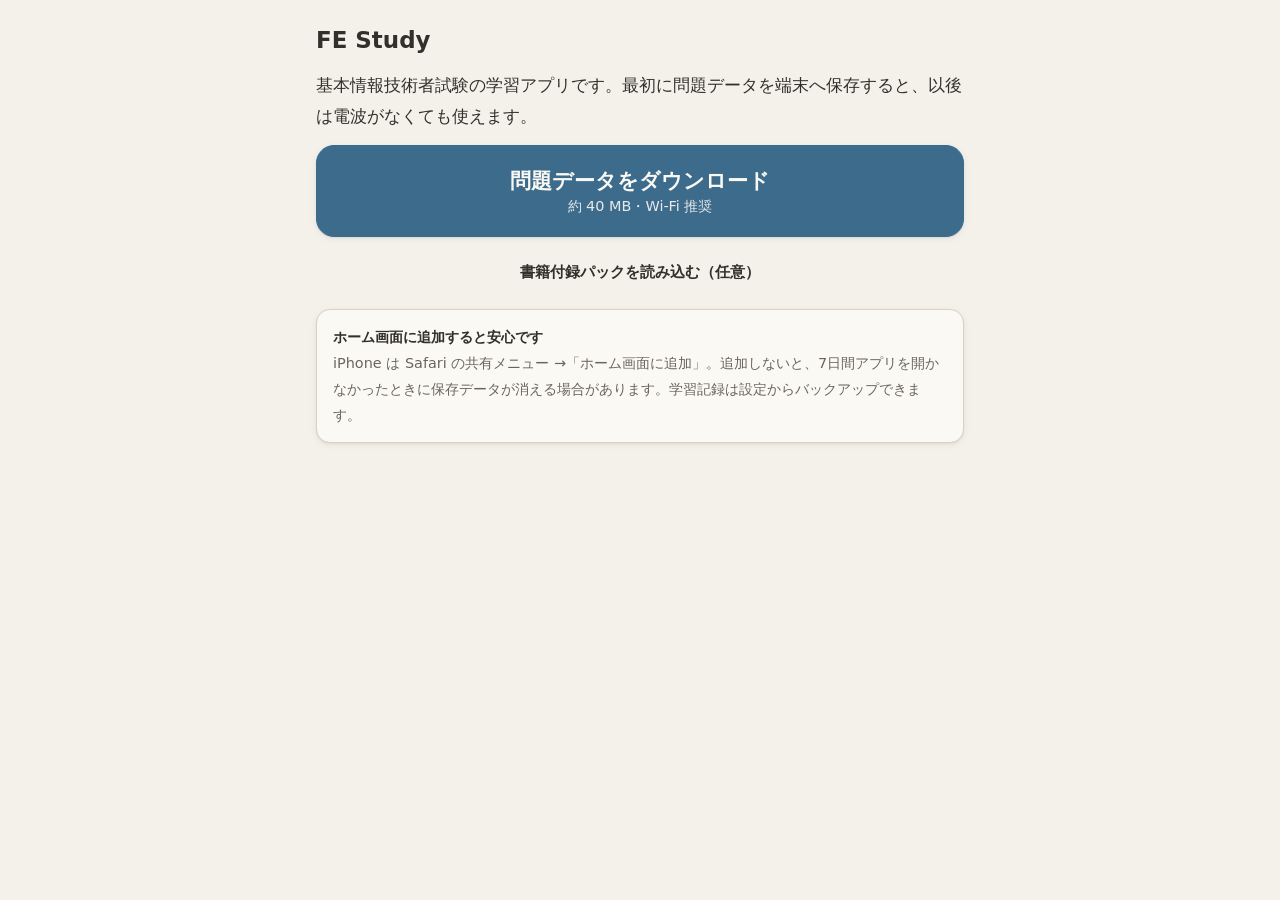
<file: fe/index.html>
<!DOCTYPE html>
<html lang="ja">
<head>
<meta charset="utf-8">
<meta name="viewport" content="width=device-width, initial-scale=1, viewport-fit=cover">
<title>FE Study</title>
<meta name="color-scheme" content="light dark">
<meta name="theme-color" content="#f4f1ea" media="(prefers-color-scheme: light)">
<meta name="theme-color" content="#1f2124" media="(prefers-color-scheme: dark)">
<meta name="mobile-web-app-capable" content="yes">
<meta name="apple-mobile-web-app-capable" content="yes">
<meta name="apple-mobile-web-app-title" content="FE Study">
<meta name="apple-mobile-web-app-status-bar-style" content="default">
<link rel="manifest" href="./manifest.webmanifest">
<link rel="icon" href="static/icon.svg" type="image/svg+xml">
<link rel="apple-touch-icon" href="static/icon-192.png">
<script>window.FE_STANDALONE=true;</script>
<script>
/* テーマ・文字サイズを描画前に反映（ちらつき防止） */
try{var u=JSON.parse(localStorage.getItem('fe.ui')||'{}'),r=document.documentElement;
if(u.theme==='light'||u.theme==='dark')r.setAttribute('data-theme',u.theme);
if(u.font_scale)r.style.setProperty('--fscale',u.font_scale);}catch(e){}
</script>
<link rel="stylesheet" href="static/app.css">
</head>
<body data-route="home">
<main id="view" tabindex="-1" aria-live="off"></main>

<nav id="tabbar" aria-label="メインメニュー">
  <a href="#/home" data-tab="home"><svg class="ic" viewBox="0 0 24 24" aria-hidden="true"><path d="M3 11l9-8 9 8v9a1 1 0 0 1-1 1h-5v-6h-6v6H4a1 1 0 0 1-1-1z"/></svg><span>ホーム</span></a>
  <a href="#/stats" data-tab="stats"><svg class="ic" viewBox="0 0 24 24" aria-hidden="true"><path d="M5 20V11M12 20V4M19 20v-6"/></svg><span>成績</span></a>
  <a href="#/history" data-tab="history"><svg class="ic" viewBox="0 0 24 24" aria-hidden="true"><path d="M3 12a9 9 0 1 0 3-6.7L3 8M3 3v5h5M12 7v5l3 2"/></svg><span>履歴</span></a>
  <a href="#/settings" data-tab="settings"><svg class="ic" viewBox="0 0 24 24" aria-hidden="true"><path d="M4 6h8M18 6h2M4 12h2M12 12h8M4 18h10M20 18h0"/><circle cx="15" cy="6" r="2.2"/><circle cx="9" cy="12" r="2.2"/><circle cx="17" cy="18" r="2.2"/></svg><span>設定</span></a>
</nav>

<div id="toast" role="status" aria-live="polite"></div>
<dialog id="sheet" aria-labelledby="sheet-title"></dialog>

<div id="viewer" hidden role="dialog" aria-modal="true" aria-label="図の拡大表示">
  <div class="viewer-bar">
    <button type="button" class="btn small" id="viewer-zoom">拡大 / 全体</button>
    <button type="button" class="btn small" id="viewer-close">閉じる</button>
  </div>
  <div class="viewer-title" id="viewer-title" hidden></div>
  <div class="viewer-scroll" id="viewer-scroll"><div id="viewer-imgs"></div></div>
</div>

<noscript><p style="padding:1rem">このアプリは JavaScript が必要です。</p></noscript>
<script src="static/local/store.js" defer></script>
<script src="static/local/logic.js" defer></script>
<script src="static/local/pack.js" defer></script>
<script src="static/local/backup.js" defer></script>
<script src="static/local/api-local.js" defer></script>
<script src="static/app.js" defer></script>
</body>
</html>
</file>
<file: fe/static/app.css>
/* FE Study — スタイル（ビルド不要・外部リソースなし） */
:root {
  --fscale: 1;
  --bg: #f4f1ea;
  --surface: #fbf9f4;
  --surface2: #ebe7dc;
  --text: #33302b;
  --muted: #6a655c;
  --border: #d8d2c4;
  --accent: #3d6b8c;
  --on-accent: #faf8f3;
  --accent-soft: #dde7ee;
  --ok: #4f8a5b;
  --ok-text: #2f6a3d;
  --ok-bg: #e1ecdc;
  --ng: #b5564b;
  --ng-text: #9a3f35;
  --ng-bg: #f2e0da;
  --amber: #8a5a00;
  --amber-bg: #f3e8cf;
  --shadow: 0 1px 2px rgba(51, 48, 43, .08), 0 2px 8px rgba(51, 48, 43, .05);
  --tab-h: 58px;
  --sat: env(safe-area-inset-top, 0px);
  --sab: env(safe-area-inset-bottom, 0px);
  --sal: env(safe-area-inset-left, 0px);
  --sar: env(safe-area-inset-right, 0px);
  color-scheme: light;
}
@media (prefers-color-scheme: dark) {
  :root:not([data-theme="light"]) {
    --bg: #1f2124; --surface: #292c30; --surface2: #33373c; --text: #d6d3cc; --muted: #a29e95;
    --border: #3f4349; --accent: #86b4d6; --on-accent: #14202a; --accent-soft: #2b3a46;
    --ok: #5f9d6b; --ok-text: #9bd0a5; --ok-bg: #25382a;
    --ng: #c4685d; --ng-text: #e8a097; --ng-bg: #44292a;
    --amber: #e2b963; --amber-bg: #3d3320;
    --shadow: 0 1px 2px rgba(0,0,0,.3);
    color-scheme: dark;
  }
}
:root[data-theme="dark"] {
  --bg: #1f2124; --surface: #292c30; --surface2: #33373c; --text: #d6d3cc; --muted: #a29e95;
  --border: #3f4349; --accent: #86b4d6; --on-accent: #14202a; --accent-soft: #2b3a46;
  --ok: #5f9d6b; --ok-text: #9bd0a5; --ok-bg: #25382a;
  --ng: #c4685d; --ng-text: #e8a097; --ng-bg: #44292a;
  --amber: #e2b963; --amber-bg: #3d3320;
  --shadow: 0 1px 2px rgba(0,0,0,.3);
  color-scheme: dark;
}

*, *::before, *::after { box-sizing: border-box; }
html {
  font-size: calc(17px * var(--fscale, 1));
  -webkit-text-size-adjust: 100%; text-size-adjust: 100%;
  background: var(--bg);
}
body {
  margin: 0;
  background: var(--bg); color: var(--text);
  font-family: "Hiragino Sans", "Hiragino Kaku Gothic ProN", "Noto Sans JP", "Yu Gothic", "Meiryo", system-ui, sans-serif;
  font-size: 1rem; line-height: 1.8;
  padding-left: var(--sal); padding-right: var(--sar);
  overflow-wrap: anywhere;
}
body[data-route="home"], body[data-route="stats"], body[data-route="history"],
body[data-route="settings"], body[data-route="result"], body[data-route="q"] {
  padding-bottom: calc(var(--tab-h) + var(--sab) + 12px);
}
body.noscroll { overflow: hidden; }
#view { outline: none; }
h1, h2, h3 { line-height: 1.4; margin: 0; font-weight: 700; }
h1 { font-size: 1.35rem; }
h2 { font-size: 1.1rem; }
h3 { font-size: 1rem; }
p { margin: 0; }
a { color: var(--accent); }
.muted { color: var(--muted); }
.small { font-size: .85rem; }
.center { text-align: center; }
.sr-only { position: absolute; width: 1px; height: 1px; overflow: hidden; clip: rect(0 0 0 0); white-space: nowrap; }
.ic { width: 1.25em; height: 1.25em; flex: none; fill: none; stroke: currentColor; stroke-width: 2; stroke-linecap: round; stroke-linejoin: round; vertical-align: -0.25em; }

:focus-visible { outline: 3px solid var(--accent); outline-offset: 2px; border-radius: 6px; }

/* ---- ページ共通 ---- */
.page { max-width: 40em; margin: 0 auto; padding: calc(var(--sat) + 14px) 16px 16px; display: flex; flex-direction: column; gap: 18px; }
.page > .page { width: 100%; }
.pagehead { display: flex; align-items: center; justify-content: space-between; gap: 8px; flex-wrap: wrap; }
.section-title { font-size: .9rem; color: var(--muted); font-weight: 700; letter-spacing: .02em; margin-bottom: 6px; }
.card { background: var(--surface); border: 1px solid var(--border); border-radius: 14px; padding: 14px 16px; box-shadow: var(--shadow); }
.list { display: flex; flex-direction: column; gap: 8px; margin: 0; padding: 0; list-style: none; }

/* ---- ボタン ---- */
button { font: inherit; color: inherit; touch-action: manipulation; -webkit-tap-highlight-color: transparent; }
.btn {
  display: inline-flex; align-items: center; justify-content: center; gap: .4em;
  min-height: 48px; padding: 0 1.1rem; border-radius: 12px;
  border: 1px solid var(--border); background: var(--surface); color: var(--text);
  font-weight: 600; text-decoration: none; cursor: pointer; line-height: 1.3;
}
.btn:active { background: var(--surface2); }
.btn[disabled] { opacity: .5; cursor: default; }
.btn.primary { background: var(--accent); border-color: var(--accent); color: var(--on-accent); }
.btn.primary:active { filter: brightness(.92); }
.btn.ghost { background: transparent; border-color: transparent; }
.btn.small { min-height: 44px; padding: 0 .9rem; font-size: .9rem; }
.btn.block { width: 100%; }
.btn.link { border-style: dashed; }

.hero {
  display: flex; flex-direction: column; align-items: center; justify-content: center;
  min-height: 92px; width: 100%; padding: 14px 16px; gap: 2px; border-radius: 18px;
  font-size: 1.25rem; box-shadow: var(--shadow);
}
.hero .hero-sub { font-size: .85rem; font-weight: 500; opacity: .9; }
.row2 { display: grid; grid-template-columns: 1fr 1fr; gap: 10px; }
.row2 .btn { flex-direction: column; min-height: 64px; gap: 0; padding: 8px; text-align: center; }
.row2 .btn small { font-weight: 500; font-size: .75rem; color: var(--muted); }

/* ---- 科目B ---- */
.hero + .hero { margin-top: -6px; }
.row2.starts .hero2 { flex-direction: column; min-height: 72px; gap: 0; padding: 8px; text-align: center; }
.row2.starts .hero-sub { font-size: .75rem; font-weight: 500; color: var(--muted); }
.hero.b { background: var(--ok-text); border-color: var(--ok-text); }
:root[data-theme="dark"] .hero.b { background: #5b8fb0; border-color: #5b8fb0; }
.hero:disabled .hero-sub { opacity: 1; }
.qsub { font-weight: 600; color: var(--text); }
.bfig { margin-top: 10px; }
.bfig:first-child { margin-top: 14px; }
.stembtn { display: flex; align-items: center; gap: 8px; width: 100%; min-height: 48px; margin-top: 12px; padding: 6px 12px; text-align: left;
  background: var(--surface2); border: 1px dashed var(--border); border-radius: 10px; cursor: pointer; font-size: .9rem; line-height: 1.4; }
.stembtn .grow { flex: 1; min-width: 0; }
.stembtn .chev { color: var(--muted); transition: transform .15s; }
.stembtn.open .chev { transform: rotate(90deg); }
.stembox[hidden] { display: none; }
.choices.two { display: grid; grid-template-columns: 1fr 1fr; gap: 8px; }
.choices.two .choice { min-height: 56px; padding: 8px 10px; gap: 8px; }
.choices.two .choice .clabel { width: 1.9rem; height: 1.9rem; font-size: .95rem; }
.choices.two .choice .ctext { font-size: .88rem; line-height: 1.45; }
.choices.two .choice .cmark { flex-direction: column; font-size: .7rem; }
.choices.two.grid .choice { min-height: 60px; }
.choices.two.grid .clabel { width: auto; height: auto; font-size: 1.5rem; }
.fb .btn.link { min-height: 44px; }
.btn.stack { flex-direction: column; gap: 0; min-height: 56px; padding: 6px 10px; text-align: center; }
.btn.stack small { font-size: .75rem; font-weight: 500; }
.withexp { display: flex; flex-direction: column; gap: 4px; }
.withexp .btn.small { min-height: 40px; }
.subtabs.three { grid-template-columns: repeat(3, 1fr); }
.catrow.static { cursor: default; }
.catrow.static:active { background: var(--surface); }

/* ---- バー ---- */
.bar { height: 8px; background: var(--surface2); border-radius: 99px; overflow: hidden; }
.bar > i { display: block; height: 100%; background: var(--accent); border-radius: 99px; transition: width .25s; }
.hbar { display: block; width: 100%; height: 10px; border-radius: 99px; overflow: hidden; }
.hbar .track { fill: var(--surface2); }
.hbar .fill { fill: var(--accent); }
.hbar .mk { stroke: var(--amber); stroke-width: 2; stroke-dasharray: 3 2; vector-effect: non-scaling-stroke; }

/* ---- ホーム ---- */
.tiles { display: grid; grid-template-columns: repeat(auto-fit, minmax(5.4rem, 1fr)); gap: 8px; }
.tile { background: var(--surface2); border-radius: 10px; padding: 8px 10px; text-align: center; line-height: 1.4; }
.tile b { display: block; font-size: 1.3rem; }
.tile span { font-size: .78rem; color: var(--muted); }
.rowbtn {
  display: flex; align-items: center; gap: 10px; width: 100%; min-height: 52px; padding: 8px 14px;
  background: var(--surface); border: 1px solid var(--border); border-radius: 12px; text-align: left; cursor: pointer;
}
.rowbtn:active { background: var(--surface2); }
.rowbtn .grow { flex: 1; min-width: 0; }
.rowbtn .chev { color: var(--muted); }
.pill { display: inline-block; font-size: .78rem; padding: 0 .6em; border-radius: 99px; background: var(--surface2); color: var(--muted); line-height: 1.7; white-space: nowrap; }
.pill.amber, .netpill { background: var(--amber-bg); color: var(--amber); }
.netpill { display: inline-flex; align-items: center; font-size: .78rem; padding: 0 .7em; border-radius: 99px; line-height: 1.7; font-weight: 600; }
.netpill[hidden] { display: none; }

/* ---- 出題 ---- */
.quiz { min-height: 100vh; min-height: 100dvh; display: flex; flex-direction: column; max-width: 40em; margin: 0 auto; }
.qhead {
  position: sticky; top: 0; z-index: 5; background: var(--bg);
  padding: calc(var(--sat) + 6px) 14px 8px; border-bottom: 1px solid var(--border);
}
.qrow { display: grid; grid-template-columns: 1fr auto 1fr; align-items: center; gap: 8px; }
.qrow .btn { justify-self: start; min-height: 44px; padding: 0 .6rem; }
.qcount { font-weight: 700; font-variant-numeric: tabular-nums; font-size: 1.1rem; }
.qtimer { justify-self: end; font-variant-numeric: tabular-nums; font-size: 1.1rem; font-weight: 600; color: var(--muted); }
.qtimer.over { color: var(--amber); }
.qhead .bar { margin: 4px 0 6px; }
.qmeta { display: flex; align-items: center; gap: 8px; flex-wrap: wrap; font-size: .85rem; color: var(--muted); line-height: 1.5; }
.qcat { font-weight: 600; }
.chip { font-size: .75rem; padding: 0 .55em; border: 1px solid var(--border); border-radius: 99px; }
.qmain { padding: 16px 16px 12px; flex: 1; }
.qbody { white-space: pre-wrap; max-width: 40em; font-size: 1rem; line-height: 1.8; }
.figure {
  display: block; width: 100%; margin: 14px 0 0; padding: 6px; background: #f6f4ee; border: 1px solid var(--border);
  border-radius: 10px; cursor: zoom-in;
}
.figure img { display: block; width: 100%; height: auto; mix-blend-mode: multiply; } /* 白地を背景色になじませてまぶしさを抑える */
.figure { padding: 4px 2px; margin-left: -6px; margin-right: -6px; width: calc(100% + 12px); }
/* ダーク: 白黒反転して暗い背景＋明るい文字に（純黒・純白は避ける） */
:root[data-theme="dark"] .figure { background: #26292d; }
:root[data-theme="dark"] .figure img { mix-blend-mode: normal; filter: invert(.86) hue-rotate(180deg); }
@media (prefers-color-scheme: dark) {
  :root:not([data-theme="light"]) .figure { background: #26292d; }
  :root:not([data-theme="light"]) .figure img { mix-blend-mode: normal; filter: invert(.86) hue-rotate(180deg); }
}
.fig-hint { font-size: .78rem; color: var(--muted); margin-top: 2px; }
.qsource { margin-top: 12px; font-size: .78rem; color: var(--muted); line-height: 1.5; }
.choices { display: flex; flex-direction: column; gap: 10px; padding: 8px 14px 14px; margin-top: auto; }
.choices.grid { display: grid; grid-template-columns: 1fr 1fr; }
.choice {
  display: flex; align-items: center; gap: 12px; width: 100%; min-height: 56px; padding: 10px 14px;
  background: var(--surface); border: 1.5px solid var(--border); border-radius: 14px; text-align: left; cursor: pointer;
  line-height: 1.55; box-shadow: var(--shadow);
}
.choice:active { background: var(--surface2); }
.choice .clabel {
  flex: none; width: 2.1rem; height: 2.1rem; border-radius: 50%; display: grid; place-items: center;
  background: var(--surface2); font-weight: 700;
}
.choice .ctext { flex: 1; min-width: 0; white-space: pre-wrap; }
.choice .cmark { flex: none; display: inline-flex; align-items: center; gap: .2em; font-weight: 700; font-size: .85rem; }
.choices.grid .choice { justify-content: center; min-height: 68px; }
.choices.grid .clabel { width: auto; height: auto; background: none; font-size: 1.6rem; }
.choices.grid .choice .cmark { flex-direction: column; font-size: .75rem; }
.choice.locked { pointer-events: none; }
.choice.dim { opacity: .6; box-shadow: none; }
.choice.picked { border-color: var(--accent); background: var(--accent-soft); }
.choice.picked .cmark { color: var(--accent); }
.choice.correct { border-color: var(--ok); background: var(--ok-bg); }
.choice.correct .cmark { color: var(--ok-text); }
.choice.wrong { border-color: var(--ng); background: var(--ng-bg); }
.choice.wrong .cmark { color: var(--ng-text); }
.feedback { margin: 0 14px; scroll-margin-bottom: 96px; }
.feedback:empty { display: none; }
.fb { border-radius: 14px; padding: 12px 14px; border: 1.5px solid var(--border); background: var(--surface); display: flex; flex-direction: column; gap: 6px; }
.fb.ok { border-color: var(--ok); background: var(--ok-bg); }
.fb.ng { border-color: var(--ng); background: var(--ng-bg); }
.fb.pending { border-color: var(--amber); background: var(--amber-bg); }
.fb-head { display: flex; align-items: center; gap: .4em; font-weight: 700; font-size: 1.1rem; }
.fb.ok .fb-head { color: var(--ok-text); }
.fb.ng .fb-head { color: var(--ng-text); }
.fb.pending .fb-head { color: var(--amber); }
.actionbar {
  position: sticky; bottom: 0; z-index: 4; display: flex; gap: 10px; align-items: center;
  padding: 10px 14px calc(var(--sab) + 10px);
  background: linear-gradient(to top, var(--bg) 78%, transparent);
}
.actionbar:empty { display: none; }
.actionbar .btn.primary { flex: 1; min-height: 54px; font-size: 1.05rem; }
.qpad { height: 8px; }

/* ---- 結果 ---- */
.score { text-align: center; padding: 18px 12px; }
.score .big { font-size: 2.6rem; font-weight: 800; line-height: 1.2; font-variant-numeric: tabular-nums; }
.score .big small { font-size: 1.2rem; font-weight: 600; color: var(--muted); }
.verdict { display: inline-flex; align-items: center; gap: .4em; margin-top: 8px; padding: 4px 14px; border-radius: 99px; font-weight: 700; }
.verdict.ok { background: var(--ok-bg); color: var(--ok-text); border: 1px solid var(--ok); }
.verdict.ng { background: var(--amber-bg); color: var(--amber); border: 1px solid var(--amber); }
.kv { display: flex; justify-content: center; gap: 28px; margin-top: 10px; font-size: .9rem; color: var(--muted); }
.kv b { display: block; color: var(--text); font-size: 1.1rem; }
.bycat { display: flex; flex-direction: column; gap: 10px; }
.bycat .line { display: flex; justify-content: space-between; gap: 8px; font-size: .92rem; line-height: 1.5; }
.qrow2 {
  display: flex; align-items: center; gap: 10px; width: 100%; min-height: 52px; padding: 6px 12px;
  background: var(--surface); border: 1px solid var(--border); border-radius: 12px; text-align: left; cursor: pointer;
}
.qrow2 .mk { flex: none; width: 1.9rem; height: 1.9rem; border-radius: 50%; display: grid; place-items: center; background: var(--surface2); color: var(--muted); font-weight: 700; }
.qrow2.ok .mk { background: var(--ok-bg); color: var(--ok-text); }
.qrow2.ng .mk { background: var(--ng-bg); color: var(--ng-text); }
.qrow2 .grow { flex: 1; min-width: 0; line-height: 1.45; }
.qrow2 .t { font-size: .82rem; color: var(--muted); text-align: right; flex: none; line-height: 1.4; }
.stickybar { position: sticky; bottom: calc(var(--tab-h) + var(--sab)); background: linear-gradient(to top, var(--bg) 80%, transparent); padding: 10px 0 8px; display: flex; gap: 10px; }
.stickybar .btn { flex: 1; }

/* ---- 成績 ---- */
.subtabs { display: grid; grid-template-columns: 1fr 1fr; background: var(--surface2); border-radius: 12px; padding: 4px; gap: 4px; }
.subtabs a { display: flex; align-items: center; justify-content: center; min-height: 44px; border-radius: 9px; text-decoration: none; color: var(--muted); font-weight: 700; }
.subtabs a[aria-current="page"] { background: var(--surface); color: var(--text); box-shadow: var(--shadow); }
.fieldhead { display: flex; justify-content: space-between; align-items: baseline; gap: 8px; flex-wrap: wrap; padding: 4px 2px; border-bottom: 2px solid var(--border); margin-bottom: 8px; }
.fieldhead .agg { font-size: .82rem; color: var(--muted); }
.catrow { display: block; width: 100%; padding: 8px 12px 9px; background: var(--surface); border: 1px solid var(--border); border-radius: 12px; text-align: left; cursor: pointer; min-height: 48px; }
.catrow:active { background: var(--surface2); }
.catrow .top { display: flex; justify-content: space-between; gap: 8px; align-items: baseline; line-height: 1.5; }
.catrow .nm { font-weight: 600; }
.catrow .pc { font-weight: 700; font-variant-numeric: tabular-nums; }
.catrow .hbar { margin: 4px 0; }
.catrow .meta { display: flex; justify-content: space-between; font-size: .78rem; color: var(--muted); line-height: 1.4; }
.cards3 { display: grid; grid-template-columns: repeat(3, 1fr); gap: 8px; }
.stat { background: var(--surface); border: 1px solid var(--border); border-radius: 12px; padding: 10px 6px; text-align: center; line-height: 1.4; }
.stat .v { font-size: 1.25rem; font-weight: 700; }
.stat .l { font-size: .78rem; color: var(--muted); }
.stat .s { font-size: .72rem; color: var(--muted); }
.cards2 { display: grid; grid-template-columns: 1fr 1fr; gap: 8px; }
.brow { padding: 4px 0; }
.brow .line { display: flex; justify-content: space-between; gap: 8px; font-size: .88rem; line-height: 1.5; }
.brow .line span:last-child { font-variant-numeric: tabular-nums; color: var(--muted); white-space: nowrap; }
.chart { width: 100%; height: auto; display: block; }
.chart text { fill: var(--muted); font-size: 10px; font-family: inherit; }
.chart .grid { stroke: var(--border); stroke-width: 1; }
.chart .cbar { fill: var(--accent); opacity: .55; }
.chart .cline { fill: none; stroke: var(--ok-text); stroke-width: 2; stroke-linejoin: round; }
.chart .cdot { fill: var(--ok-text); }
.legend { display: flex; gap: 14px; flex-wrap: wrap; font-size: .8rem; color: var(--muted); margin-top: 4px; }
.legend i { display: inline-block; width: .9em; height: .9em; border-radius: 3px; vertical-align: -0.1em; margin-right: .3em; background: var(--accent); opacity: .55; }
.legend i.ln { height: 3px; background: var(--ok-text); opacity: 1; vertical-align: .2em; }

/* ---- 履歴 ---- */
.hrow { display: flex; align-items: center; gap: 10px; width: 100%; min-height: 56px; padding: 6px 12px; background: var(--surface); border: 1px solid var(--border); border-radius: 12px; text-align: left; cursor: pointer; }
.hrow:active { background: var(--surface2); }
.hrow .mk { flex: none; width: 1.9rem; height: 1.9rem; border-radius: 50%; display: grid; place-items: center; background: var(--surface2); color: var(--muted); }
.hrow.ok .mk { background: var(--ok-bg); color: var(--ok-text); }
.hrow.ng .mk { background: var(--ng-bg); color: var(--ng-text); }
.hrow .grow { flex: 1; min-width: 0; line-height: 1.45; }
.hrow .t { flex: none; text-align: right; font-size: .78rem; color: var(--muted); line-height: 1.4; }

/* ---- 設定 ---- */
.srow { display: flex; align-items: center; justify-content: space-between; gap: 12px; min-height: 52px; }
.srow + .srow { border-top: 1px solid var(--border); padding-top: 10px; margin-top: 10px; }
.srow { flex-wrap: wrap; }
.srow .lbl { flex: 1 1 11rem; line-height: 1.5; }
.srow .lbl small { display: block; color: var(--muted); font-size: .8rem; }
.switch { flex: none; width: 56px; height: 32px; border-radius: 99px; border: 1.5px solid var(--border); background: var(--surface2); position: relative; cursor: pointer; padding: 0; }
.switch::after { content: ""; position: absolute; top: 3px; left: 3px; width: 24px; height: 24px; border-radius: 50%; background: var(--muted); transition: transform .15s; }
.switch[aria-checked="true"] { background: var(--accent); border-color: var(--accent); }
.switch[aria-checked="true"]::after { transform: translateX(24px); background: var(--on-accent); }
.seg { display: grid; grid-auto-flow: column; grid-auto-columns: 1fr; background: var(--surface2); border-radius: 12px; padding: 4px; gap: 4px; }
.seg button { min-height: 44px; border: 0; border-radius: 9px; background: transparent; cursor: pointer; font-weight: 600; color: var(--muted); }
.seg button[aria-pressed="true"] { background: var(--surface); color: var(--text); box-shadow: var(--shadow); outline: 2px solid var(--accent); outline-offset: -2px; }
.setgroup { display: flex; flex-direction: column; gap: 8px; }
.stepper { display: flex; align-items: center; gap: 8px; }
.stepper b { min-width: 4.5em; text-align: center; font-variant-numeric: tabular-nums; }
.stepper .btn { min-width: 48px; padding: 0; }
.chk { display: flex; align-items: center; gap: 12px; min-height: 48px; padding: 4px 4px; cursor: pointer; line-height: 1.45; }
.chk input { width: 1.4rem; height: 1.4rem; flex: none; accent-color: var(--accent); margin: 0; }
.chk .grow { flex: 1; min-width: 0; }
.chk.fieldchk { font-weight: 700; background: var(--surface2); border-radius: 10px; padding-left: 10px; padding-right: 10px; }
.chk.sub { padding-left: 14px; }
.badge { font-size: .78rem; font-weight: 600; color: var(--muted); background: var(--surface2); border-radius: 99px; padding: 0 .6em; line-height: 1.7; font-variant-numeric: tabular-nums; }
.fieldchk .badge { background: var(--surface); }
.preview { padding: 10px 12px; border: 1px dashed var(--border); border-radius: 10px; font-size: 1rem; line-height: 1.8; }

/* ---- ナビ・トースト・シート ---- */
#tabbar {
  position: fixed; left: 0; right: 0; bottom: 0; z-index: 20; display: grid; grid-template-columns: repeat(4, 1fr);
  background: var(--surface); border-top: 1px solid var(--border);
  padding: 0 var(--sar) var(--sab) var(--sal);
}
body[data-route="quiz"] #tabbar, body[data-route="onboard"] #tabbar { display: none; }
#tabbar a {
  display: flex; flex-direction: column; align-items: center; justify-content: center; gap: 1px;
  min-height: var(--tab-h); color: var(--muted); text-decoration: none; font-size: 11px; line-height: 1.3; font-weight: 600;
}
#tabbar a .ic { width: 24px; height: 24px; }
#tabbar a[aria-current="page"] { color: var(--accent); }
#toast {
  position: fixed; left: 50%; transform: translateX(-50%); z-index: 60; max-width: calc(100vw - 32px);
  bottom: calc(var(--tab-h) + var(--sab) + 12px);
  background: var(--text); color: var(--bg); padding: 6px 16px; border-radius: 99px; font-size: .88rem; line-height: 1.6;
  opacity: 0; pointer-events: none; transition: opacity .2s; text-align: center;
}
body[data-route="quiz"] #toast { bottom: calc(var(--sab) + 84px); }
#toast.show { opacity: .95; }
dialog#sheet {
  margin: auto auto 0; width: 100%; max-width: 40em; padding: 0; border: 0; color: var(--text);
  background: var(--surface); border-radius: 18px 18px 0 0; box-shadow: 0 -4px 24px rgba(0,0,0,.25);
}
dialog#sheet::backdrop { background: rgba(20, 20, 20, .5); }
.sheet-in { padding: 18px 16px calc(var(--sab) + 16px); display: flex; flex-direction: column; gap: 10px; }
.sheet-in p { line-height: 1.6; }

#viewer { position: fixed; inset: 0; z-index: 100; background: #14161a; display: flex; flex-direction: column; }
#viewer[hidden] { display: none; }
.viewer-bar { display: flex; justify-content: space-between; gap: 8px; padding: calc(var(--sat) + 8px) 12px 8px; }
.viewer-bar .btn { background: #2b2f35; color: #e6e3dc; border-color: #444; }
.viewer-scroll { flex: 1; overflow: auto; touch-action: pan-x pan-y pinch-zoom; -webkit-overflow-scrolling: touch; padding: 0 0 var(--sab); }
.viewer-scroll img { display: block; width: 100%; height: auto; background: #f6f4ee; touch-action: pan-x pan-y pinch-zoom; }
.viewer-scroll img + img { margin-top: 6px; }
.viewer-scroll.zoom img { width: 220%; max-width: none; }
.viewer-title { padding: 0 14px 6px; font-size: .72rem; line-height: 1.5; color: #b9b6ae; }
.viewer-title[hidden] { display: none; }

.skeleton { padding: 40px 16px; text-align: center; color: var(--muted); }
.errbox { text-align: center; display: flex; flex-direction: column; gap: 12px; align-items: center; padding: 40px 16px; }

@media (max-width: 340px) {
  .page { padding-left: 12px; padding-right: 12px; }
  .cards3 { grid-template-columns: 1fr; }
  .kv { gap: 16px; }
}
@media (prefers-reduced-motion: no-preference) {
  #view > * { animation: fadein .18s ease-out; }
  @keyframes fadein { from { opacity: 0; transform: translateY(4px); } to { opacity: 1; transform: none; } }
}
@media (prefers-reduced-motion: reduce) {
  *, *::before, *::after { animation: none !important; transition: none !important; scroll-behavior: auto !important; }
}

/* スタンドアロン: 進捗バー・オンボーディング */
.pwrap { display: grid; gap: 4px; }
.pwrap[hidden] { display: none; }
.pbar { height: 12px; border-radius: 6px; background: var(--surface2); border: 1px solid var(--border); overflow: hidden; }
.pfill { height: 100%; width: 0; background: var(--accent); transition: width .15s linear; }
.onboard { display: grid; gap: 14px; padding-top: calc(var(--sat) + 24px); }
.onboard .center { text-align: center; }
.btn.danger { color: var(--ng-text); border-color: var(--ng); }
</file>
